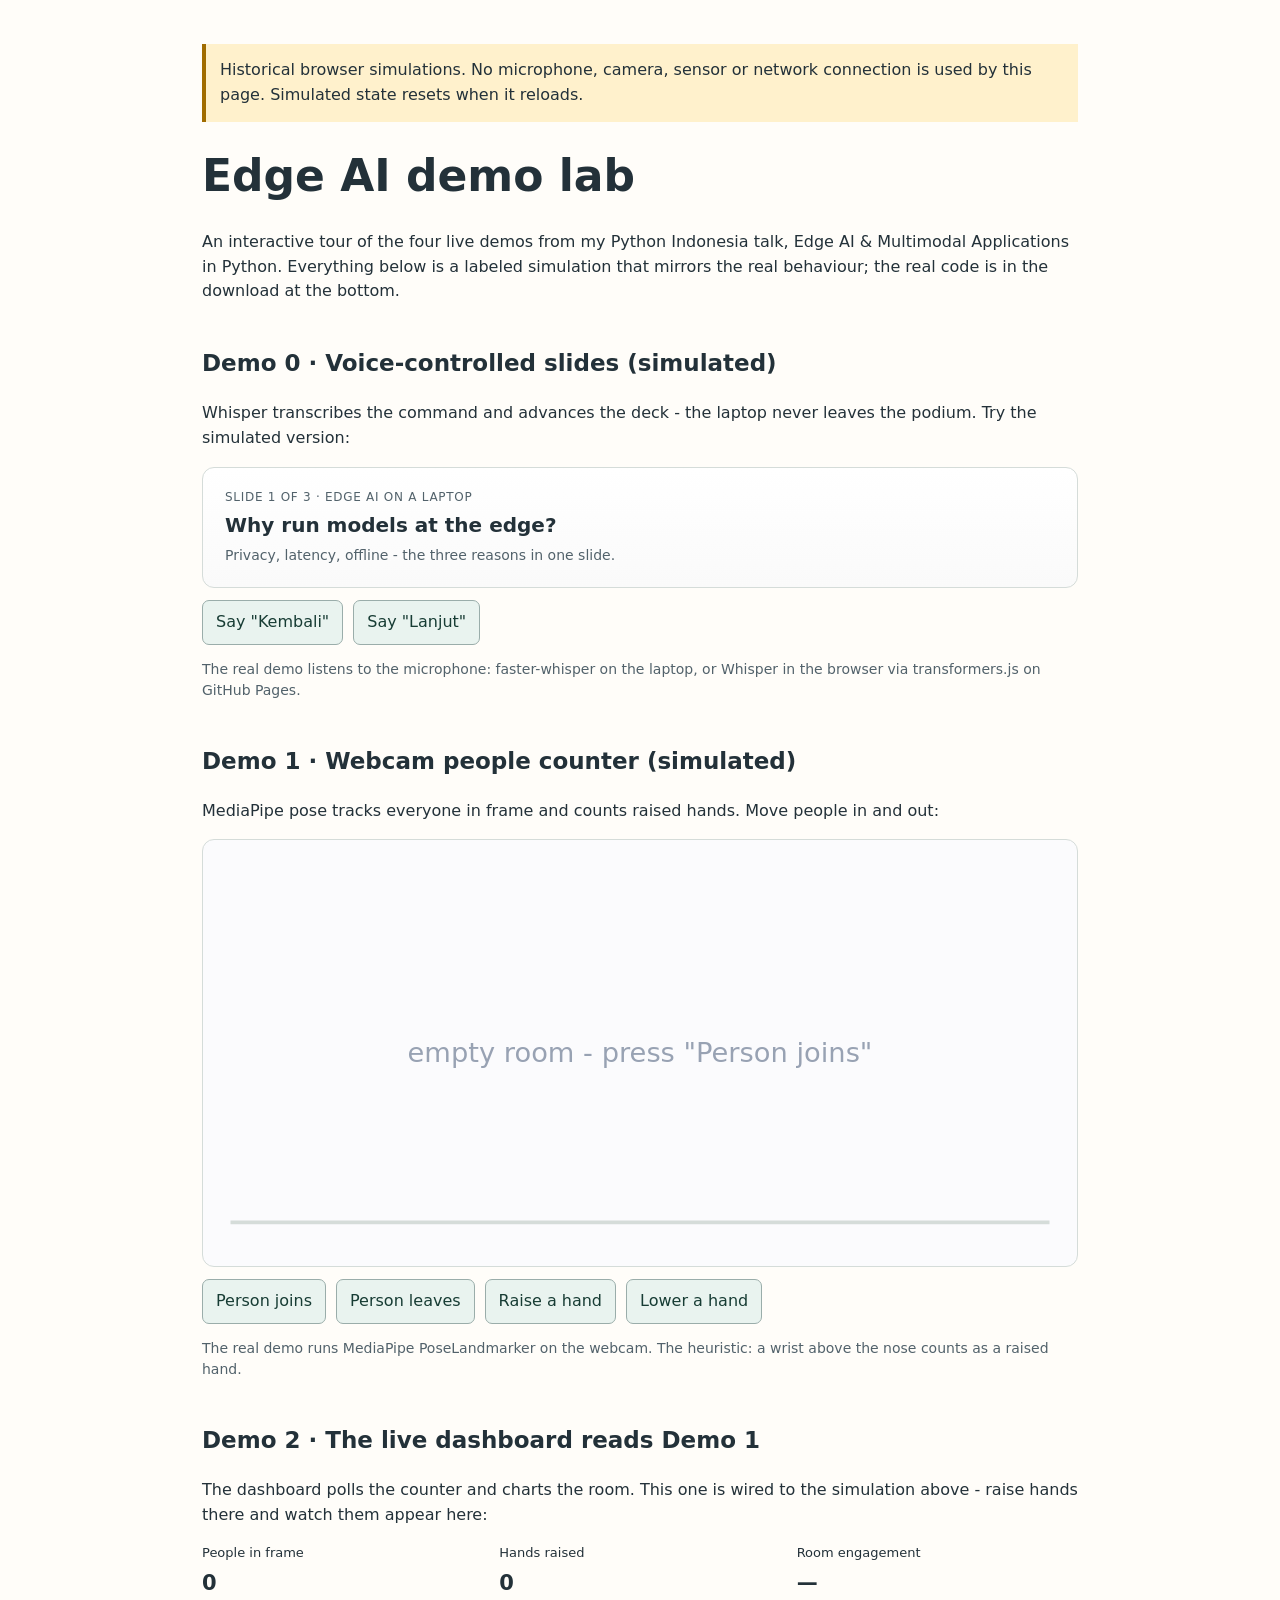
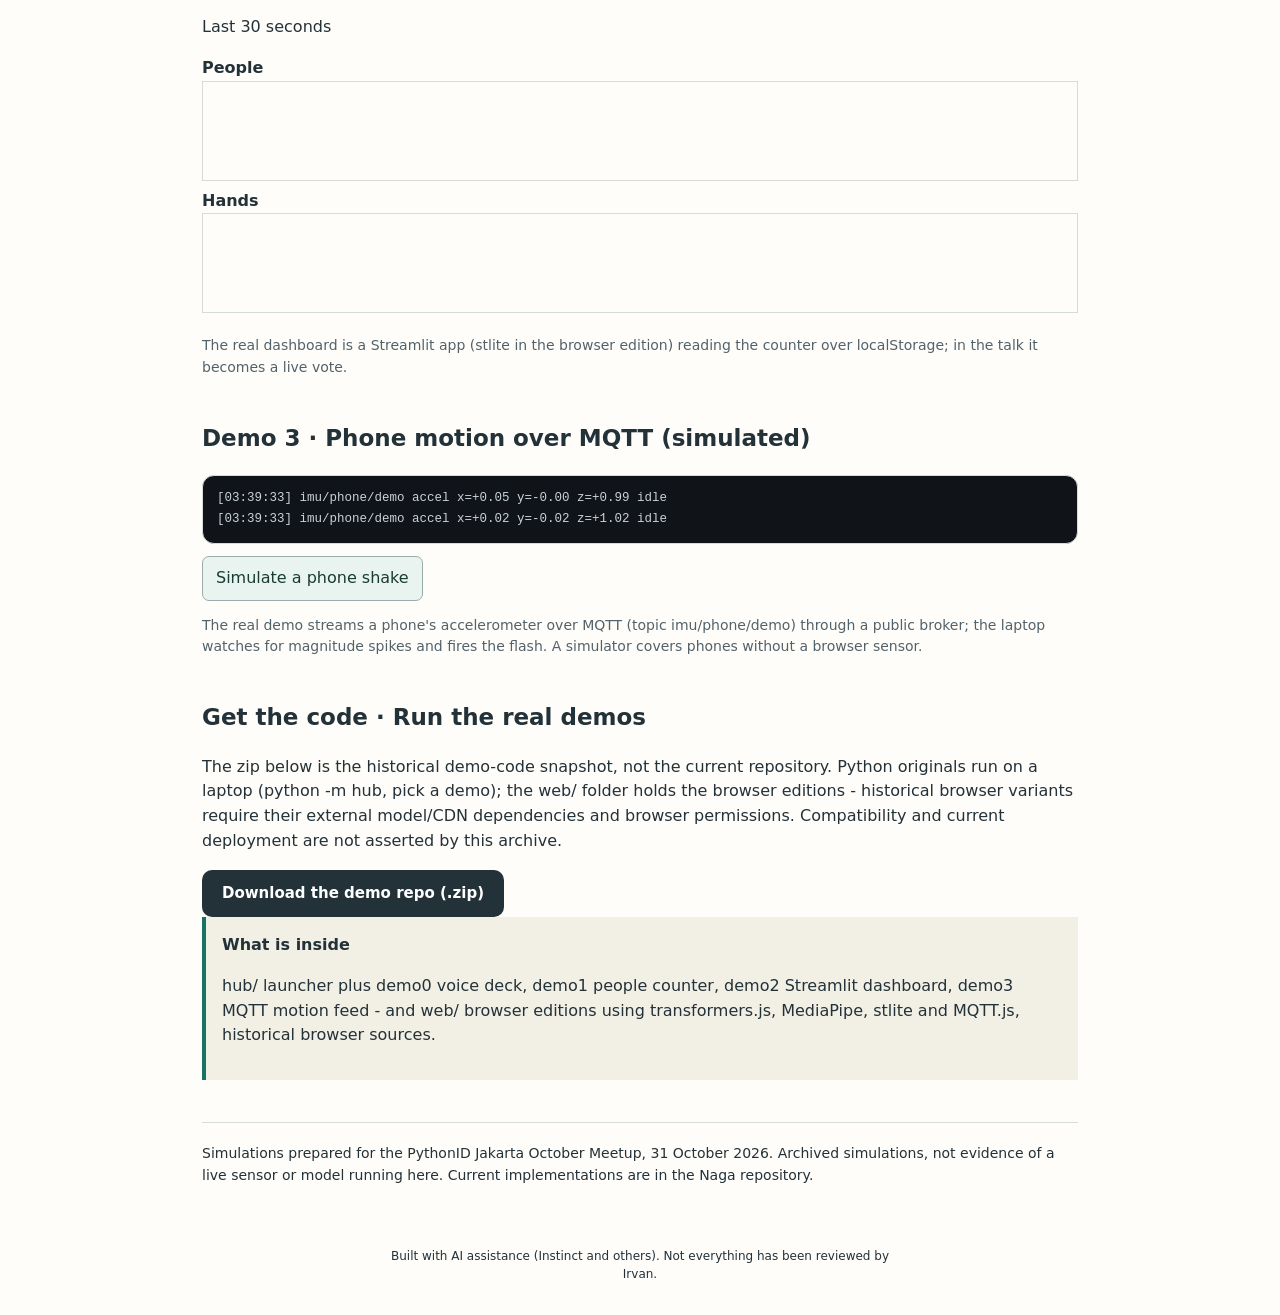
<file: demo-lab-simulation/index.html>
<!doctype html><html lang="en"><meta charset="utf-8"><meta name="viewport" content="width=device-width,initial-scale=1"><title>Historical demo lab simulation</title><link rel="stylesheet" href="bundle.css"><div id="root"></div><script src="bundle.js"></script><p class="ai-disclosure" style="font:12px/1.5 system-ui,sans-serif;text-align:center;padding:12px 16px;margin:20px auto;max-width:70ch">Built with AI assistance (Instinct and others). Not everything has been reviewed by Irvan.</p>
</html>
</file>
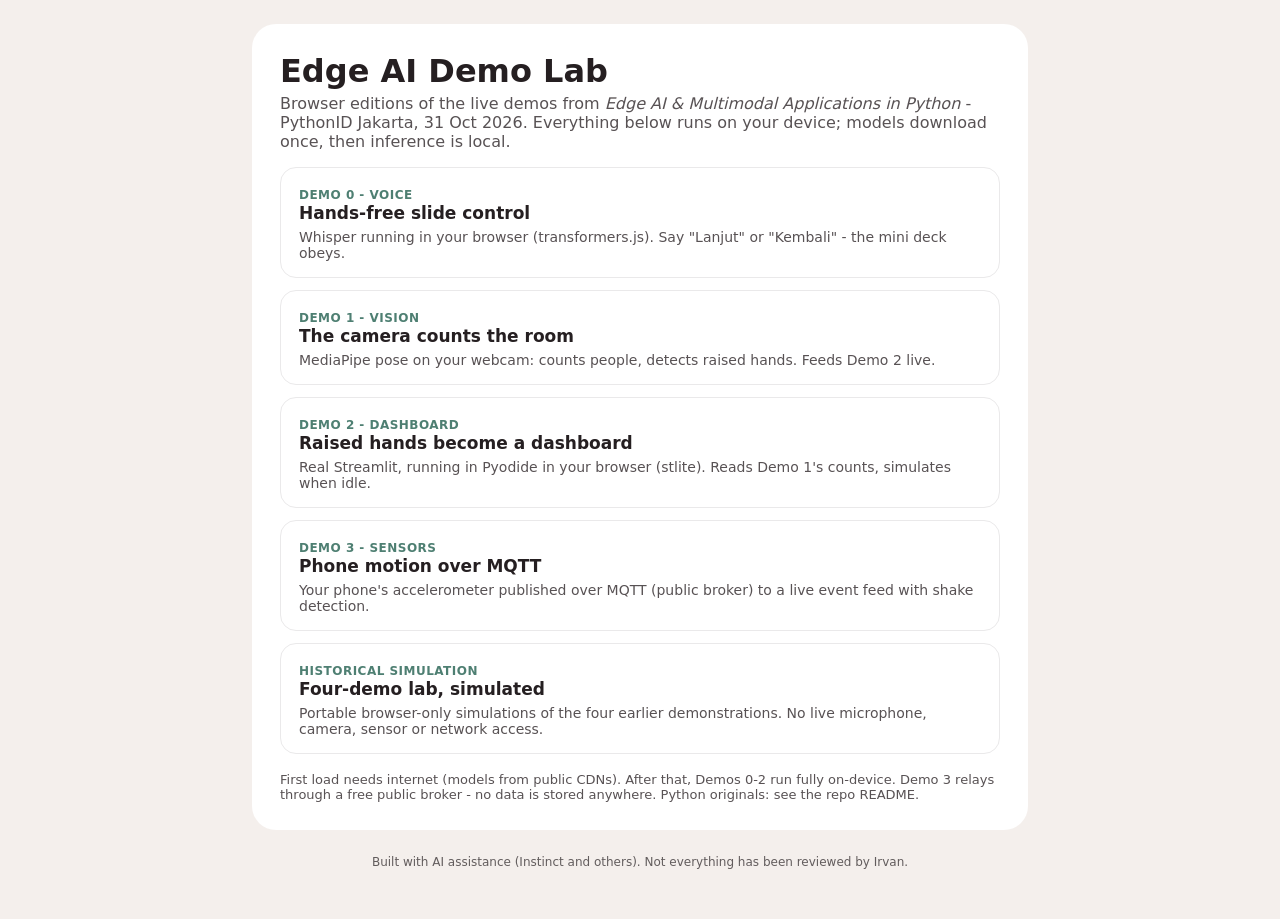
<file: web/index.html>
<!doctype html>
<html lang="en">
<head>
<meta charset="utf-8">
<meta name="viewport" content="width=device-width, initial-scale=1">
<title>Edge AI Demo Lab - browser editions</title>
<style>
  body { font-family: system-ui, sans-serif; background:#f4efec; color:#251f21; margin:0; padding:24px; }
  main { max-width: 720px; margin: 0 auto; background:#fff; border-radius:24px; padding:28px; }
  h1 { margin: 0 0 4px; } .sub { color:#585254; margin-top:0; }
  a.card { display:block; border:1px solid #eae9ea; border-radius:16px; padding:16px 18px; margin:12px 0;
           text-decoration:none; color:#251f21; }
  a.card:hover { border-color:#73a89a; }
  a.card b { font-size: 17px; } a.card p { margin:6px 0 0; color:#585254; font-size:14px; }
  .tag { color:#4e7f72; font-weight:600; font-size:12px; text-transform:uppercase; letter-spacing:.04em; }
  footer { color:#585254; font-size:13px; margin-top:18px; }
</style>
</head>
<body>
<main>
  <h1>Edge AI Demo Lab</h1>
  <p class="sub">Browser editions of the live demos from <i>Edge AI &amp; Multimodal Applications in Python</i> -
  PythonID Jakarta, 31 Oct 2026. Everything below runs on your device; models download once, then inference is local.</p>

  <a class="card" href="demo0/"><span class="tag">Demo 0 - voice</span><br><b>Hands-free slide control</b>
    <p>Whisper running in your browser (transformers.js). Say "Lanjut" or "Kembali" - the mini deck obeys.</p></a>

  <a class="card" href="demo1/"><span class="tag">Demo 1 - vision</span><br><b>The camera counts the room</b>
    <p>MediaPipe pose on your webcam: counts people, detects raised hands. Feeds Demo 2 live.</p></a>

  <a class="card" href="demo2-stlite/"><span class="tag">Demo 2 - dashboard</span><br><b>Raised hands become a dashboard</b>
    <p>Real Streamlit, running in Pyodide in your browser (stlite). Reads Demo 1's counts, simulates when idle.</p></a>

  <a class="card" href="demo3/"><span class="tag">Demo 3 - sensors</span><br><b>Phone motion over MQTT</b>
    <p>Your phone's accelerometer published over MQTT (public broker) to a live event feed with shake detection.</p></a>

  <a class="card" href="../demo-lab-simulation/"><span class="tag">Historical simulation</span><br><b>Four-demo lab, simulated</b>
    <p>Portable browser-only simulations of the four earlier demonstrations. No live microphone, camera, sensor or network access.</p></a>

  <footer>First load needs internet (models from public CDNs). After that, Demos 0-2 run fully on-device.
  Demo 3 relays through a free public broker - no data is stored anywhere. Python originals: see the repo README.</footer>
</main>
<p class="ai-note" style="text-align:center;font:12px/1.4 system-ui,sans-serif;opacity:.7;margin:24px 12px">Built with AI assistance (Instinct and others). Not everything has been reviewed by Irvan.</p>
</body>
</html>
</file>
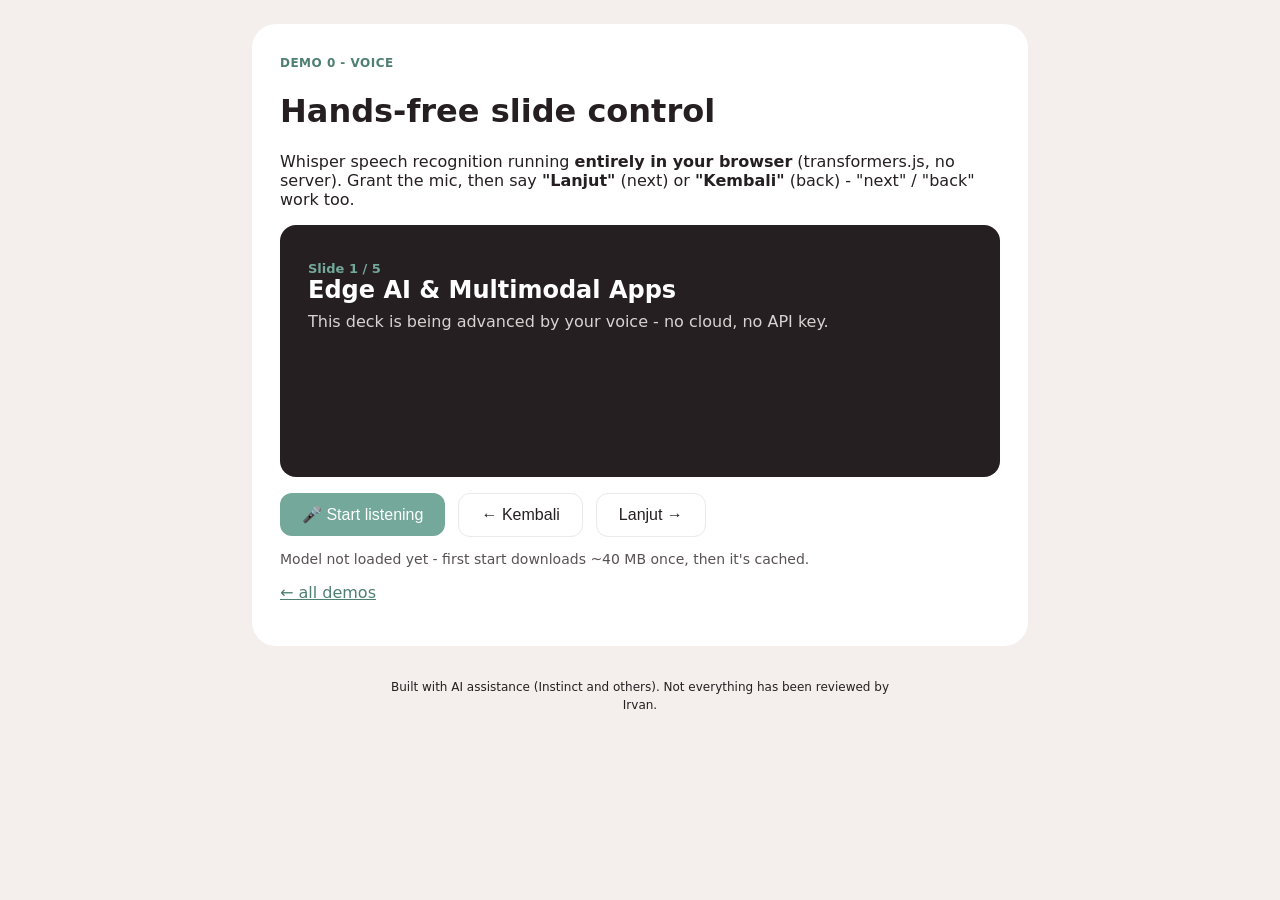
<file: web/demo0/index.html>
<!doctype html>
<html lang="en">
<head>
<meta charset="utf-8">
<meta name="viewport" content="width=device-width, initial-scale=1">
<title>Demo 0 - Voice slide control</title>
<style>
  body { font-family: system-ui, sans-serif; background:#f4efec; color:#251f21; margin:0; padding:24px; }
  main { max-width: 720px; margin: 0 auto; background:#fff; border-radius:24px; padding:28px; }
  .tag { color:#4e7f72; font-weight:600; font-size:12px; text-transform:uppercase; letter-spacing:.04em; }
  #slide { background:#251f21; color:#fff; border-radius:16px; padding:36px 28px; min-height:180px; margin:16px 0; }
  #slide h2 { margin:0 0 8px; font-size:24px; } #slide p { color:#d8d2d3; margin:0; }
  #slide .n { color:#73a89a; font-size:13px; font-weight:600; }
  button { font-size:16px; padding:12px 22px; border:none; border-radius:12px; background:#73a89a; color:#fff; margin-right:8px; }
  button.ghost { background:#fff; color:#251f21; border:1px solid #eae9ea; }
  #status, #heard { font-size:14px; color:#585254; } #heard { font-style: italic; }
  a { color:#4e7f72; }
</style>
</head>
<body>
<main>
  <span class="tag">Demo 0 - voice</span>
  <h1>Hands-free slide control</h1>
  <p>Whisper speech recognition running <b>entirely in your browser</b> (transformers.js, no server).
  Grant the mic, then say <b>"Lanjut"</b> (next) or <b>"Kembali"</b> (back) - "next" / "back" work too.</p>

  <div id="slide"><div class="n" id="snum"></div><h2 id="stitle"></h2><p id="sbody"></p></div>

  <button id="start">&#127908; Start listening</button>
  <button class="ghost" id="prev">&#8592; Kembali</button>
  <button class="ghost" id="next">Lanjut &#8594;</button>
  <p id="status">Model not loaded yet - first start downloads ~40 MB once, then it's cached.</p>
  <p id="heard"></p>
  <p><a href="../">&larr; all demos</a></p>
</main>

<script type="module">
const SLIDES = [
  ["Edge AI & Multimodal Apps", "This deck is being advanced by your voice - no cloud, no API key."],
  ["One phone, four pipelines", "Mic, camera and sensors stream to local models. This browser tab is doing the same thing."],
  ["Whisper, on-device", "The model transcribing you right now lives in this tab's memory, not a data center."],
  ["Why it matters", "Predictable cost, privacy by physics, and it works when the Wi-Fi dies."],
  ["Terima kasih!", "You just gave a voice-controlled presentation. Questions?"],
];
let idx = 0, busy = false;
function render() {
  document.getElementById('snum').textContent = `Slide ${idx + 1} / ${SLIDES.length}`;
  document.getElementById('stitle').textContent = SLIDES[idx][0];
  document.getElementById('sbody').textContent = SLIDES[idx][1];
}
function go(d) { idx = Math.min(SLIDES.length - 1, Math.max(0, idx + d)); render(); }
document.getElementById('next').onclick = () => go(1);
document.getElementById('prev').onclick = () => go(-1);
render();

const statusEl = document.getElementById('status'), heardEl = document.getElementById('heard');
let transcriber = null;

document.getElementById('start').onclick = async (e) => {
  e.target.disabled = true;
  statusEl.textContent = 'Loading Whisper (one-time download)...';
  try {
    const { pipeline } = await import('https://cdn.jsdelivr.net/npm/@huggingface/transformers@3.7.1');
    transcriber = transcriber || await pipeline('automatic-speech-recognition', 'onnx-community/whisper-tiny', { device: 'wasm' });
  } catch (err) {
    statusEl.textContent = 'Model failed to load: ' + err.message + ' - check the connection and press Start again.';
    e.target.disabled = false;
    return;
  }
  statusEl.textContent = 'Model ready. Listening...';

  let stream;
  try {
    stream = await navigator.mediaDevices.getUserMedia({ audio: true });
  } catch (err) {
    statusEl.textContent = 'Microphone error: ' + err.message + ' - allow the mic in the browser address bar, then press Start again.';
    e.target.disabled = false;
    return;
  }
  const ctx = new AudioContext({ sampleRate: 16000 });
  const src = ctx.createMediaStreamSource(stream);
  const proc = ctx.createScriptProcessor(4096, 1, 1);
  let buf = [];
  src.connect(proc); proc.connect(ctx.destination);
  proc.onaudioprocess = async (ev) => {
    buf.push(new Float32Array(ev.inputBuffer.getChannelData(0)));
    const total = buf.reduce((n, a) => n + a.length, 0);
    if (total < 16000 * 3 || busy) return;      // transcribe every ~3 s
    const audio = new Float32Array(total);
    let off = 0; for (const a of buf) { audio.set(a, off); off += a.length; }
    buf = [];
    busy = true;
    try {
      const r = await transcriber(audio, { language: 'indonesian', task: 'transcribe' });
      const text = (r.text || '').toLowerCase().trim();
      if (text) {
        heardEl.textContent = 'heard: "' + text + '"';
        if (/lanjut|next|maju/.test(text)) go(1);
        else if (/kembali|back|mundur/.test(text)) go(-1);
      }
    } catch (err) { statusEl.textContent = 'transcription error: ' + err.message; }
    busy = false;
  };
};
</script>
<p class="ai-disclosure" style="font:12px/1.5 system-ui,sans-serif;text-align:center;padding:12px 16px;margin:20px auto;max-width:70ch">Built with AI assistance (Instinct and others). Not everything has been reviewed by Irvan.</p>
</body>
</html>
</file>
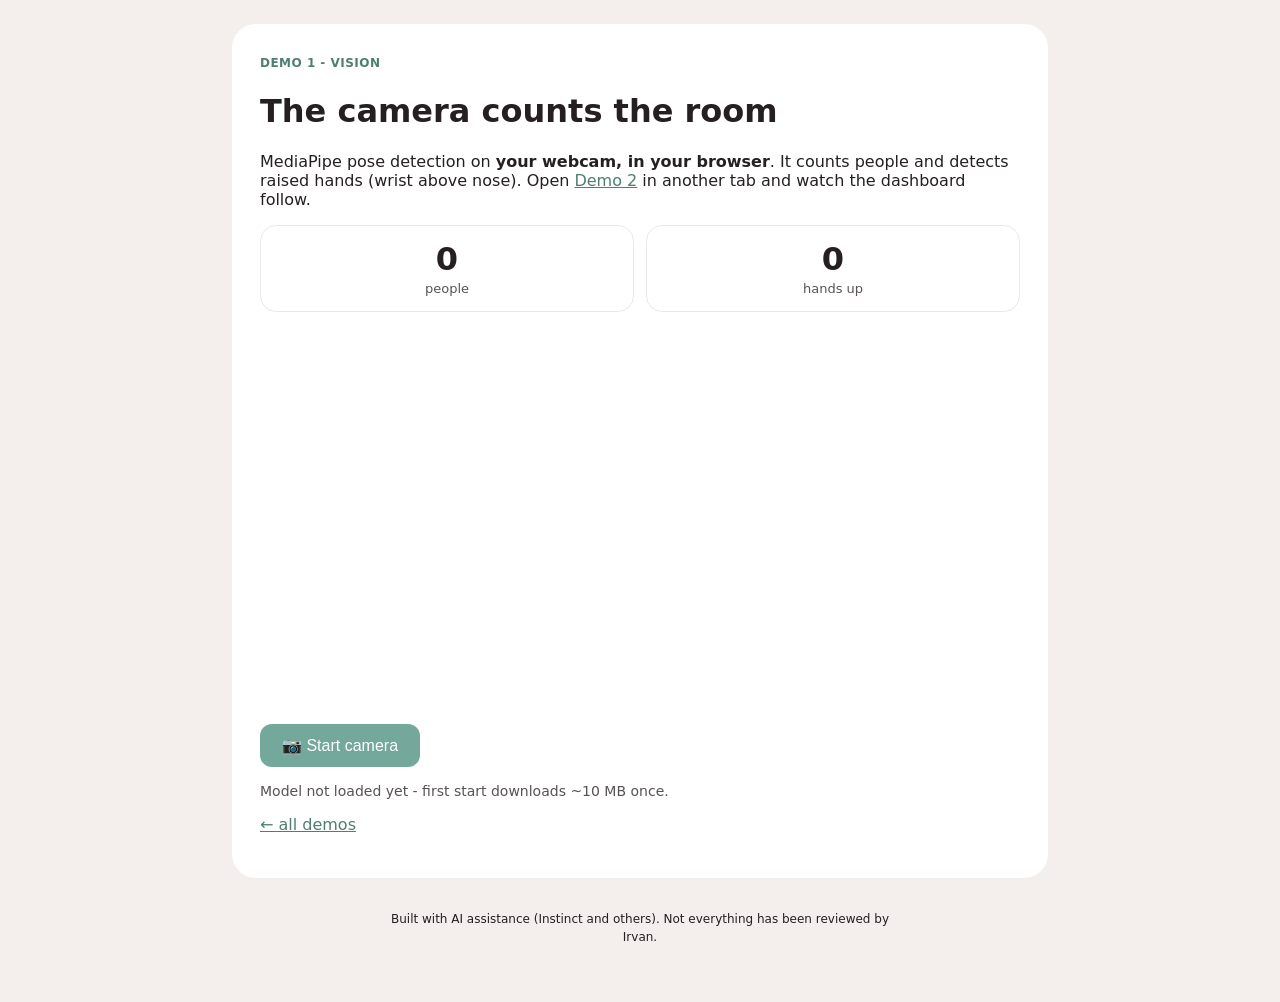
<file: web/demo1/index.html>
<!doctype html>
<html lang="en">
<head>
<meta charset="utf-8">
<meta name="viewport" content="width=device-width, initial-scale=1">
<title>Demo 1 - The camera counts the room</title>
<style>
  body { font-family: system-ui, sans-serif; background:#f4efec; color:#251f21; margin:0; padding:24px; }
  main { max-width: 760px; margin: 0 auto; background:#fff; border-radius:24px; padding:28px; }
  .tag { color:#4e7f72; font-weight:600; font-size:12px; text-transform:uppercase; letter-spacing:.04em; }
  .stage { position:relative; } video, canvas { width:100%; border-radius:16px; display:block; }
  canvas { position:absolute; inset:0; }
  .metrics { display:flex; gap:12px; margin:16px 0; }
  .metric { flex:1; border:1px solid #eae9ea; border-radius:16px; padding:14px; text-align:center; }
  .metric b { font-size:32px; display:block; } .metric span { color:#585254; font-size:13px; }
  button { font-size:16px; padding:12px 22px; border:none; border-radius:12px; background:#73a89a; color:#fff; }
  #status { font-size:14px; color:#585254; } a { color:#4e7f72; }
</style>
</head>
<body>
<main>
  <span class="tag">Demo 1 - vision</span>
  <h1>The camera counts the room</h1>
  <p>MediaPipe pose detection on <b>your webcam, in your browser</b>. It counts people and
  detects raised hands (wrist above nose). Open <a href="../demo2-stlite/">Demo 2</a> in another
  tab and watch the dashboard follow.</p>
  <div class="metrics">
    <div class="metric"><b id="people">0</b><span>people</span></div>
    <div class="metric"><b id="hands">0</b><span>hands up</span></div>
  </div>
  <div class="stage"><video id="cam" autoplay playsinline muted></video><canvas id="overlay"></canvas></div>
  <p><button id="start">&#128247; Start camera</button></p>
  <p id="status">Model not loaded yet - first start downloads ~10 MB once.</p>
  <p><a href="../">&larr; all demos</a></p>
</main>

<script type="module">
const MARGIN = 0.05;   // normalized: wrist must be this far above the nose
const NOSE = 0, L_WRIST = 15, R_WRIST = 16;   // MediaPipe 33-landmark indices
const chan = 'BroadcastChannel' in window ? new BroadcastChannel('demo-lab') : null;

function publish(people, hands) {
  const payload = { people, hands_up: hands, t: Date.now() };
  localStorage.setItem('demoLabCounts', JSON.stringify(payload));
  chan && chan.postMessage(payload);
}

document.getElementById('start').onclick = async (e) => {
  e.target.disabled = true;
  const statusEl = document.getElementById('status');
  statusEl.textContent = 'Loading pose model...';
  let landmarker;
  try {
    const vision = await import('https://cdn.jsdelivr.net/npm/@mediapipe/tasks-vision@0.10.14');
    const fileset = await vision.FilesetResolver.forVisionTasks(
      'https://cdn.jsdelivr.net/npm/@mediapipe/tasks-vision@0.10.14/wasm');
    landmarker = await vision.PoseLandmarker.createFromOptions(fileset, {
      baseOptions: { modelAssetPath:
        'https://storage.googleapis.com/mediapipe-models/pose_landmarker/pose_landmarker_lite/float16/1/pose_landmarker_lite.task' },
      runningMode: 'VIDEO', numPoses: 6,
    });
  } catch (err) {
    statusEl.textContent = 'Model failed to load: ' + err.message + ' - check the connection and press Start again.';
    e.target.disabled = false;
    return;
  }

  const video = document.getElementById('cam');
  try {
    video.srcObject = await navigator.mediaDevices.getUserMedia({ video: { width: 640 } });
  } catch (err) {
    statusEl.textContent = 'Camera error: ' + err.message + ' - allow the camera in the browser address bar (and close other apps using it), then press Start again.';
    e.target.disabled = false;
    return;
  }
  await video.play();
  const canvas = document.getElementById('overlay');
  const g = canvas.getContext('2d');
  statusEl.textContent = 'Running. Raise a hand!';

  function tick() {
    if (video.videoWidth) {
      canvas.width = video.videoWidth; canvas.height = video.videoHeight;
      const res = landmarker.detectForVideo(video, performance.now());
      g.clearRect(0, 0, canvas.width, canvas.height);
      let hands = 0;
      for (const pose of res.landmarks || []) {
        const nose = pose[NOSE], lw = pose[L_WRIST], rw = pose[R_WRIST];
        const raised = (lw.y < nose.y - MARGIN) || (rw.y < nose.y - MARGIN);
        if (raised) hands++;
        for (const p of [nose, lw, rw]) {
          g.beginPath();
          g.arc(p.x * canvas.width, p.y * canvas.height, 6, 0, 7);
          g.fillStyle = raised ? '#ed313e' : '#73a89a';
          g.fill();
        }
      }
      document.getElementById('people').textContent = (res.landmarks || []).length;
      document.getElementById('hands').textContent = hands;
      publish((res.landmarks || []).length, hands);
    }
    requestAnimationFrame(tick);
  }
  tick();
};
</script>
<p class="ai-disclosure" style="font:12px/1.5 system-ui,sans-serif;text-align:center;padding:12px 16px;margin:20px auto;max-width:70ch">Built with AI assistance (Instinct and others). Not everything has been reviewed by Irvan.</p>
</body>
</html>
</file>
<file: demo-lab-simulation/bundle.css>
html,body,#root{margin:0;min-height:100%}body{background:var(--ds-page)}.mini-deck{border:1px solid var(--ds-hairline);border-radius:12px;padding:20px 22px;background:linear-gradient(180deg,#fff,#fafafa);min-height:96px;display:flex;flex-direction:column;justify-content:center;gap:4px}.mini-deck .slide-kicker{font-size:12px;color:var(--ds-ink-2);text-transform:uppercase;letter-spacing:.06em}.mini-deck .slide-title{font-size:20px;font-weight:600;color:var(--ds-ink)}.mini-deck .slide-note{font-size:14px;color:var(--ds-ink-2)}.transcript{margin-top:10px;font-family:ui-monospace,SFMono-Regular,Menlo,monospace;font-size:13px;color:var(--ds-ink-2);background:var(--ds-sand, #f6f4ef);border-radius:8px;padding:8px 12px}.transcript b{color:var(--ds-teal, #0f766e)}.scene{border:1px solid var(--ds-hairline);border-radius:12px;background:#fbfbfd;padding:8px}.scene svg{display:block;width:100%;height:auto}.scene-floor{stroke:var(--ds-hairline);stroke-width:2}.person-body{stroke:var(--ds-ink);stroke-width:3;fill:none;stroke-linecap:round}.person-head{fill:var(--ds-ink)}.arm-raised{stroke:var(--ds-teal, #0f766e)}.nose-dot{fill:#dc2626}.sensor-log{font-family:ui-monospace,SFMono-Regular,Menlo,monospace;font-size:12.5px;line-height:1.7;border:1px solid var(--ds-hairline);border-radius:12px;background:#101418;color:#c9d1d9;padding:12px 14px;max-height:180px;overflow-y:auto}.sensor-log .spike{color:#f0b429;font-weight:600}.flash-banner{margin-top:10px;border-radius:10px;padding:10px 14px;background:#fef3c7;color:#92400e;font-size:14px;font-weight:600}.btn-row{display:flex;flex-wrap:wrap;gap:10px;margin-top:12px}a.download-btn,a.download-btn:visited{display:inline-flex;align-items:center;gap:8px;background:var(--ds-ink, #171717);color:#fff!important;padding:12px 20px;border-radius:10px;text-decoration:none;font-size:15px;font-weight:600}.download-btn:hover{opacity:.9}:root{--ds-page:#fffdf9;--ds-ink:#233139;--ds-ink-2:#52626b;--ds-hairline:#d5dcd9;--ds-teal:#167467}*{box-sizing:border-box}body{font:16px/1.55 system-ui,sans-serif;color:var(--ds-ink)}main{max-width:920px;margin:auto;padding:28px 22px}h1{font-size:clamp(28px,5vw,44px);line-height:1.12}section{margin:42px 0}h2{font-size:23px}button,a.download-btn{min-height:44px;max-width:100%;overflow-wrap:anywhere}button{border:1px solid #9aadaa;border-radius:7px;background:#e9f3ef;padding:9px 13px;color:#173c34;font:inherit;cursor:pointer}.caption{font-size:14px;color:#52626b}.facts{display:grid;grid-template-columns:repeat(auto-fit,minmax(160px,1fr));gap:16px}.facts dt{font-size:13px}.facts dd{margin:3px 0 0;font-size:21px;font-weight:650}.callout{padding:16px;background:#f2f0e5;border-left:4px solid #167467}.sparklines svg{width:100%;height:100px;border:1px solid #d5dcd9}.sensor-log{overflow-wrap:anywhere}footer{border-top:1px solid #d5dcd9;padding-top:20px;font-size:14px}.historic{background:#fff1cc;padding:14px;border-left:4px solid #a06c00}
</file>
